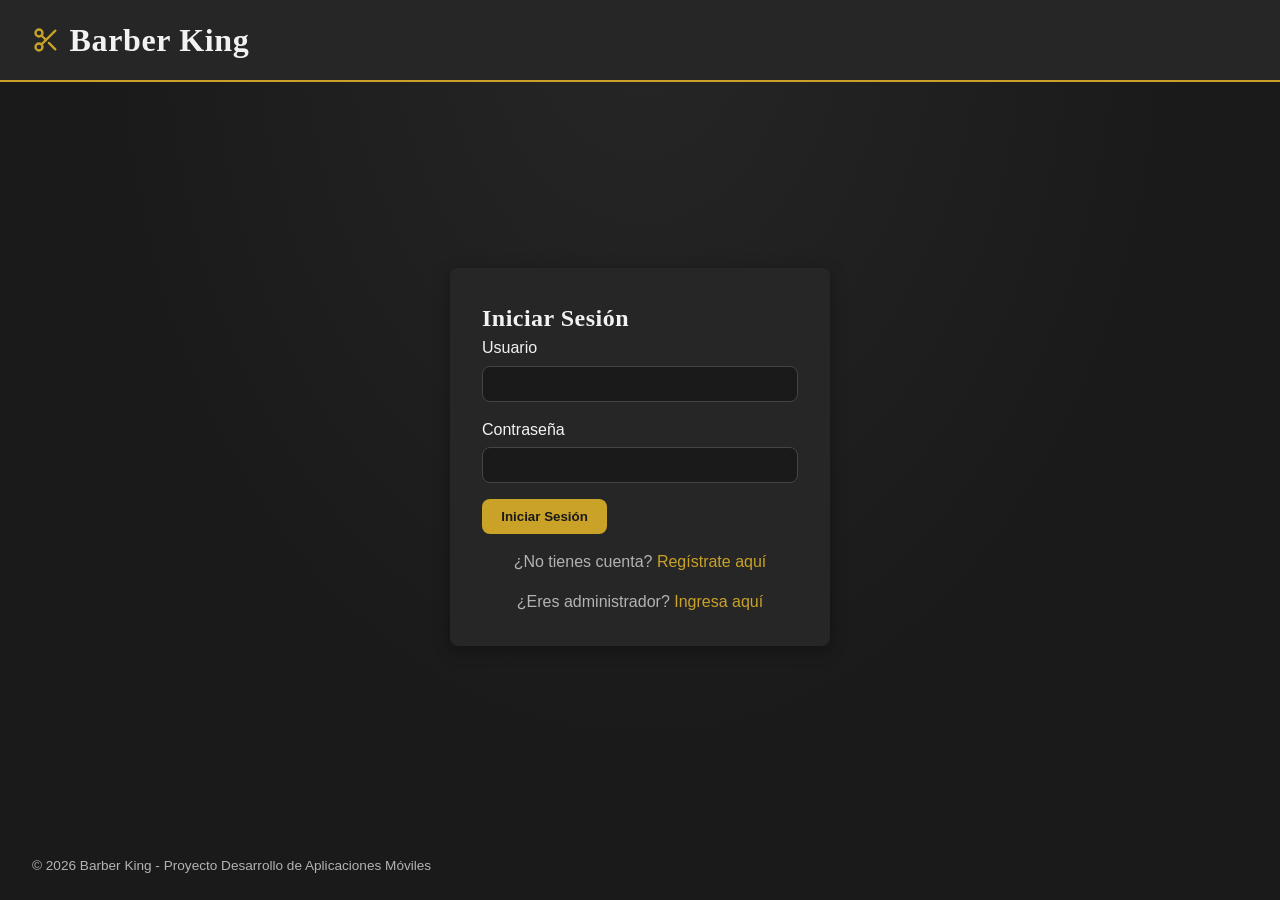
<file: index.html>
<!DOCTYPE html>
<html lang="es">
<head>
  <meta charset="UTF-8">
  <meta name="viewport" content="width=device-width, initial-scale=1.0">
  <title>Barber King - Iniciar Sesión</title>
  <link rel="stylesheet" href="css/style.css">
  <link rel="icon" type="image/svg+xml" href="assets/img/favicon.svg">
</head>
<body>

  <a href="#main-contenido" class="enlace-saltar">Saltar al contenido principal</a>

  <header class="header">
    <div class="marca">
      <svg class="icono-marca" width="28" height="28" viewBox="0 0 24 24" fill="none" stroke="currentColor" stroke-width="2" stroke-linecap="round" stroke-linejoin="round" aria-hidden="true" focusable="false">
        <circle cx="6" cy="6" r="3"></circle>
        <circle cx="6" cy="18" r="3"></circle>
        <line x1="20" y1="4" x2="8.12" y2="15.88"></line>
        <line x1="14.47" y1="14.48" x2="20" y2="20"></line>
        <line x1="8.12" y1="8.12" x2="12" y2="12"></line>
      </svg>
      <h1>Barber King</h1>
    </div>
  </header>

  <main id="main-contenido" class="main main--centrado" tabindex="-1">
    <section class="tarjeta-login">
      <h2>Iniciar Sesión</h2>

      <!-- Persona 1: formulario de login + validación en js/auth.js -->
      <form id="form-login" novalidate>
        <div class="campo">
          <label for="usuario">Usuario</label>
          <input type="text" id="usuario" name="usuario" autocomplete="username" required>
        </div>

        <div class="campo">
          <label for="contrasena">Contraseña</label>
          <input type="password" id="contrasena" name="contrasena" autocomplete="current-password" required>
        </div>

        <p id="mensaje-error-login" class="mensaje-error" role="alert" aria-live="assertive" hidden></p>

        <button type="submit">Iniciar Sesión</button>
      </form>

      <p class="enlace-secundario">
        ¿No tienes cuenta? <a href="registro.html">Regístrate aquí</a>
      </p>

      <p class="enlace-secundario">
        ¿Eres administrador? <a href="admin-login.html">Ingresa aquí</a>
      </p>
    </section>
  </main>

  <footer class="footer">
    <p>&copy; 2026 Barber King - Proyecto Desarrollo de Aplicaciones Móviles</p>
  </footer>

  <script src="js/auth.js"></script>
</body>
</html>
</file>
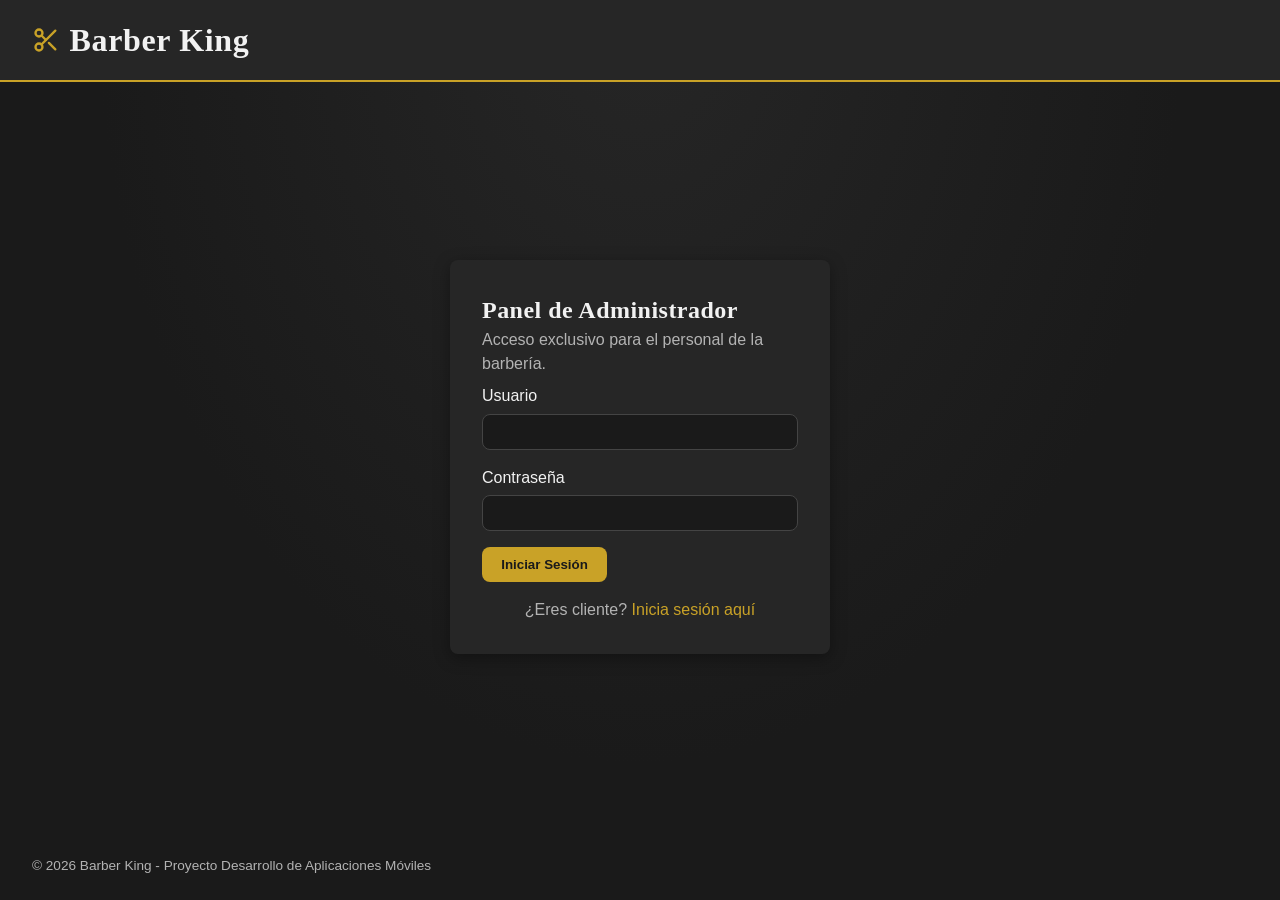
<file: admin-login.html>
<!DOCTYPE html>
<html lang="es">
<head>
  <meta charset="UTF-8">
  <meta name="viewport" content="width=device-width, initial-scale=1.0">
  <title>Barber King - Acceso Administrador</title>
  <link rel="stylesheet" href="css/style.css">
  <link rel="icon" type="image/svg+xml" href="assets/img/favicon.svg">
</head>
<body>

  <a href="#main-contenido" class="enlace-saltar">Saltar al contenido principal</a>

  <header class="header">
    <div class="marca">
      <svg class="icono-marca" width="28" height="28" viewBox="0 0 24 24" fill="none" stroke="currentColor" stroke-width="2" stroke-linecap="round" stroke-linejoin="round" aria-hidden="true" focusable="false">
        <circle cx="6" cy="6" r="3"></circle>
        <circle cx="6" cy="18" r="3"></circle>
        <line x1="20" y1="4" x2="8.12" y2="15.88"></line>
        <line x1="14.47" y1="14.48" x2="20" y2="20"></line>
        <line x1="8.12" y1="8.12" x2="12" y2="12"></line>
      </svg>
      <h1>Barber King</h1>
    </div>
  </header>

  <main id="main-contenido" class="main main--centrado" tabindex="-1">
    <section class="tarjeta-login">
      <h2>Panel de Administrador</h2>
      <p class="subtitulo-legal">Acceso exclusivo para el personal de la barbería.</p>

      <form id="form-admin-login" novalidate>
        <div class="campo">
          <label for="usuario">Usuario</label>
          <input type="text" id="usuario" name="usuario" autocomplete="username" required>
        </div>

        <div class="campo">
          <label for="contrasena">Contraseña</label>
          <input type="password" id="contrasena" name="contrasena" autocomplete="current-password" required>
        </div>

        <p id="mensaje-error-admin-login" class="mensaje-error" role="alert" aria-live="assertive" hidden></p>

        <button type="submit">Iniciar Sesión</button>
      </form>

      <p class="enlace-secundario">
        ¿Eres cliente? <a href="index.html">Inicia sesión aquí</a>
      </p>
    </section>
  </main>

  <footer class="footer">
    <p>&copy; 2026 Barber King - Proyecto Desarrollo de Aplicaciones Móviles</p>
  </footer>

  <script src="js/auth.js"></script>
  <script src="js/admin.js"></script>
</body>
</html>
</file>
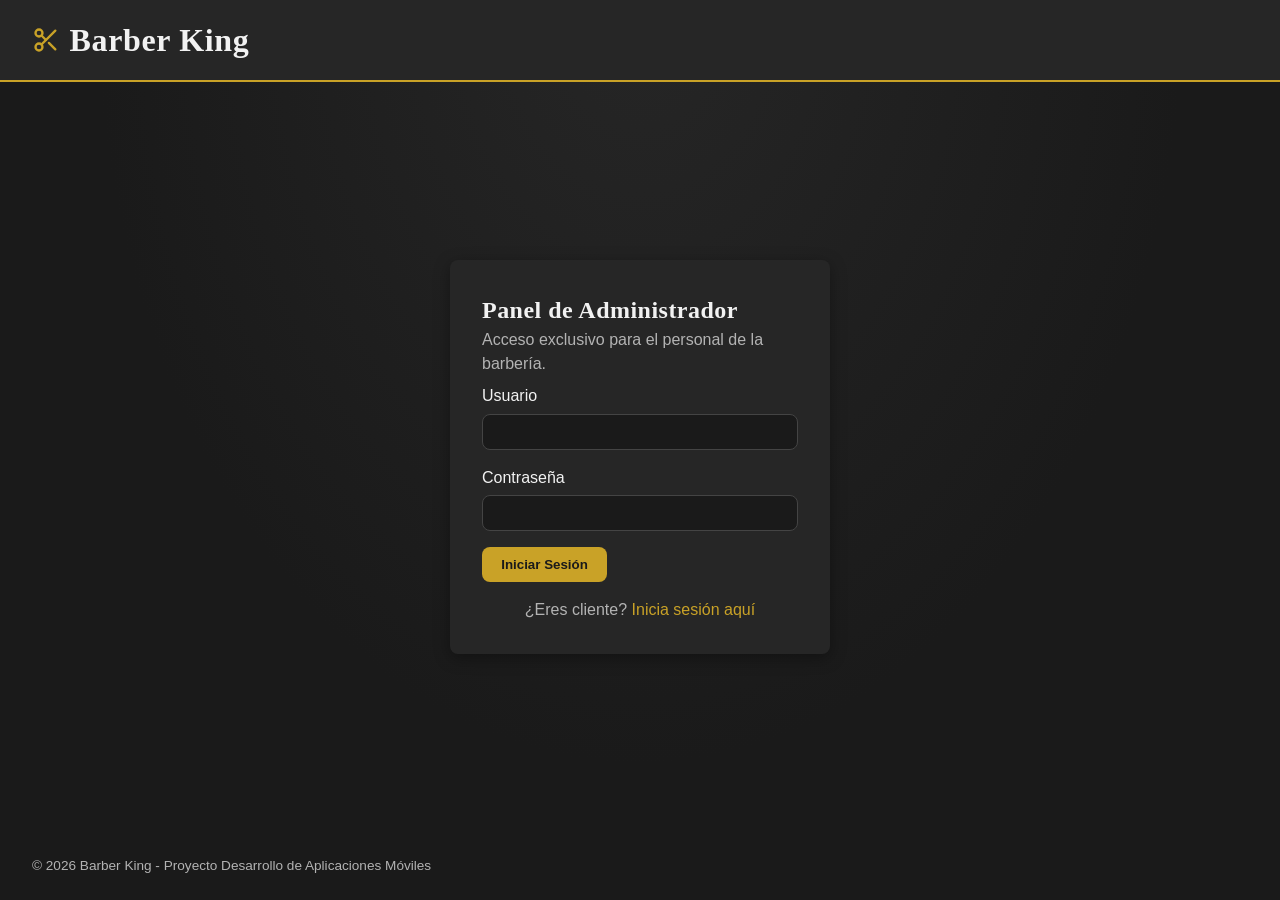
<file: admin.html>
<!DOCTYPE html>
<html lang="es">
<head>
  <meta charset="UTF-8">
  <meta name="viewport" content="width=device-width, initial-scale=1.0">
  <title>Barber King - Panel de Administrador</title>
  <link rel="stylesheet" href="css/style.css">
  <link rel="icon" type="image/svg+xml" href="assets/img/favicon.svg">
</head>
<body>

  <a href="#main-contenido" class="enlace-saltar">Saltar al contenido principal</a>

  <header class="header">
    <div class="marca">
      <svg class="icono-marca" width="28" height="28" viewBox="0 0 24 24" fill="none" stroke="currentColor" stroke-width="2" stroke-linecap="round" stroke-linejoin="round" aria-hidden="true" focusable="false">
        <circle cx="6" cy="6" r="3"></circle>
        <circle cx="6" cy="18" r="3"></circle>
        <line x1="20" y1="4" x2="8.12" y2="15.88"></line>
        <line x1="14.47" y1="14.48" x2="20" y2="20"></line>
        <line x1="8.12" y1="8.12" x2="12" y2="12"></line>
      </svg>
      <h1>Barber King</h1>
    </div>
    <nav class="nav-principal">
      <span class="bienvenida-admin">Panel de Administrador · Alberto Martinez</span>
      <button id="btn-cerrar-sesion-admin" type="button">Cerrar sesión</button>
    </nav>
  </header>

  <main id="main-contenido" class="main" tabindex="-1">
    <div id="notificaciones-admin" class="lista-notificaciones" aria-live="polite" hidden></div>

    <section>
      <h2>Solicitudes de Reprogramación</h2>

      <div id="lista-solicitudes-reprogramacion" class="lista-citas">
        <p id="mensaje-sin-solicitudes" role="status" aria-live="polite" hidden>No hay solicitudes de reprogramación pendientes.</p>
      </div>
    </section>

    <section>
      <h2>Todas las Citas</h2>

      <div id="lista-admin-citas" class="lista-citas">
        <p id="mensaje-sin-citas-admin" role="status" aria-live="polite" hidden>No hay citas agendadas todavía.</p>
      </div>
    </section>
  </main>

  <footer class="footer">
    <p>&copy; 2026 Barber King - Proyecto Desarrollo de Aplicaciones Móviles</p>
  </footer>

  <script src="js/auth.js"></script>
  <script src="js/citas.js"></script>
  <script src="js/admin.js"></script>
</body>
</html>
</file>
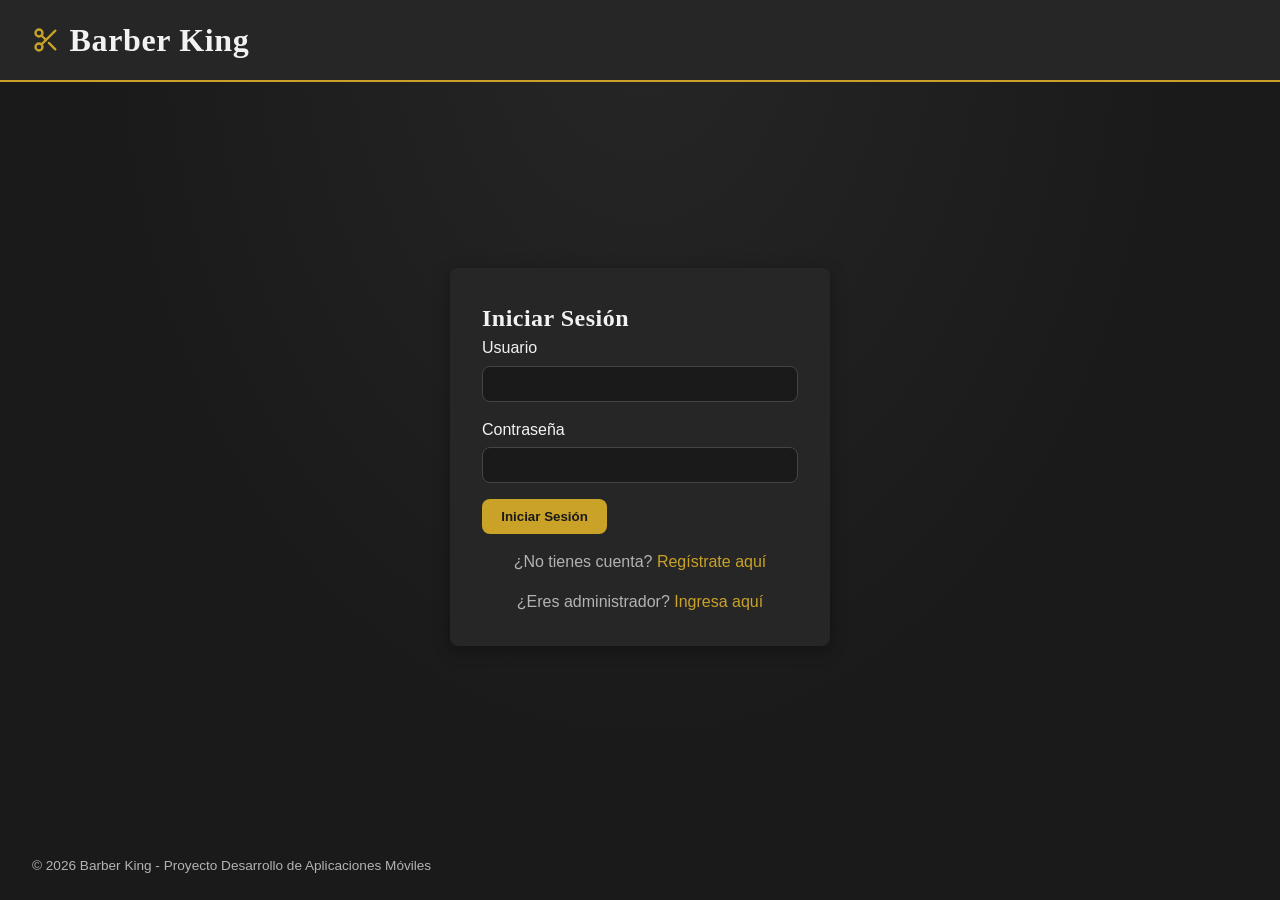
<file: agendar-cita.html>
<!DOCTYPE html>
<html lang="es">
<head>
  <meta charset="UTF-8">
  <meta name="viewport" content="width=device-width, initial-scale=1.0">
  <title>Barber King - Agendar Cita</title>
  <link rel="stylesheet" href="css/style.css">
  <link rel="icon" type="image/svg+xml" href="assets/img/favicon.svg">
</head>
<body>

  <a href="#main-contenido" class="enlace-saltar">Saltar al contenido principal</a>

  <header class="header">
    <div class="marca">
      <svg class="icono-marca" width="28" height="28" viewBox="0 0 24 24" fill="none" stroke="currentColor" stroke-width="2" stroke-linecap="round" stroke-linejoin="round" aria-hidden="true" focusable="false">
        <circle cx="6" cy="6" r="3"></circle>
        <circle cx="6" cy="18" r="3"></circle>
        <line x1="20" y1="4" x2="8.12" y2="15.88"></line>
        <line x1="14.47" y1="14.48" x2="20" y2="20"></line>
        <line x1="8.12" y1="8.12" x2="12" y2="12"></line>
      </svg>
      <h1>Barber King</h1>
    </div>
    <nav class="nav-principal">
      <a href="menu.html">Inicio</a>
      <a href="menu.html#servicios">Servicios</a>
      <a href="menu.html#horarios">Horarios</a>
      <a href="agendar-cita.html">Agendar Cita</a>
      <a href="mis-citas.html">Mis Citas</a>
      <button id="btn-cerrar-sesion" type="button">Cerrar sesión</button>
    </nav>
  </header>

  <main id="main-contenido" class="main" tabindex="-1">
    <section>
      <h2>Agendar Cita</h2>

      <ul class="lista-horarios lista-horarios--nota">
        <li>
          <svg class="icono-servicio" width="20" height="20" viewBox="0 0 24 24" fill="none" stroke="currentColor" stroke-width="2" stroke-linecap="round" stroke-linejoin="round" aria-hidden="true" focusable="false">
            <circle cx="12" cy="12" r="9"></circle>
            <polyline points="12 7 12 12 15.5 14"></polyline>
          </svg>
          <span><strong>Lunes a Sábado:</strong> 10:00 a. m. – 7:00 p. m.</span>
        </li>
        <li>
          <svg class="icono-servicio" width="20" height="20" viewBox="0 0 24 24" fill="none" stroke="currentColor" stroke-width="2" stroke-linecap="round" stroke-linejoin="round" aria-hidden="true" focusable="false">
            <circle cx="12" cy="12" r="9"></circle>
            <polyline points="12 7 12 12 15.5 14"></polyline>
          </svg>
          <span><strong>Domingos:</strong> 12:00 p. m. – 6:00 p. m.</span>
        </li>
      </ul>

      <!-- Persona 3: formulario de agendamiento + lógica en js/citas.js -->
      <form id="form-agendar-cita" novalidate>
        <div class="campo">
          <label for="servicio">Servicio</label>
          <select id="servicio" name="servicio" required>
            <option value="">Selecciona un servicio</option>
            <option value="corte">Corte de cabello</option>
            <option value="barba">Arreglo de barba</option>
            <option value="combo">Combo (corte + barba)</option>
          </select>
        </div>

        <div class="campo">
          <label for="barbero">Barbero</label>
          <select id="barbero" name="barbero" required>
            <option value="">Selecciona un barbero</option>
            <option value="barbero1">Alberto Martinez</option>
            <option value="barbero2">Raul Gonzales</option>
          </select>
        </div>

        <div class="campo">
          <label for="fecha">Fecha</label>
          <input type="date" id="fecha" name="fecha" required>
        </div>

        <div class="campo">
          <fieldset class="campo-hora">
            <legend>Hora</legend>
            <div class="campo-hora-selects">
              <select id="hora-horas" name="hora-horas" aria-label="Hora" required>
                <option value="">HH</option>
                <option value="1">1</option>
                <option value="2">2</option>
                <option value="3">3</option>
                <option value="4">4</option>
                <option value="5">5</option>
                <option value="6">6</option>
                <option value="7">7</option>
                <option value="8">8</option>
                <option value="9">9</option>
                <option value="10">10</option>
                <option value="11">11</option>
                <option value="12">12</option>
              </select>
              <span aria-hidden="true">:</span>
              <select id="hora-minutos" name="hora-minutos" aria-label="Minutos" required>
                <option value="">MM</option>
                <option value="00">00</option>
                <option value="15">15</option>
                <option value="30">30</option>
                <option value="45">45</option>
              </select>
              <select id="hora-periodo" name="hora-periodo" aria-label="AM o PM" required>
                <option value="">AM/PM</option>
                <option value="AM">AM</option>
                <option value="PM">PM</option>
              </select>
            </div>
          </fieldset>
        </div>

        <p id="mensaje-confirmacion-cita" class="mensaje-exito" role="status" aria-live="polite" hidden></p>

        <button type="submit">Confirmar Cita</button>
      </form>
    </section>
  </main>

  <footer class="footer">
    <p>&copy; 2026 Barber King - Proyecto Desarrollo de Aplicaciones Móviles</p>
  </footer>

  <script src="js/auth.js"></script>
  <script src="js/menu.js"></script>
  <script src="js/citas.js"></script>
</body>
</html>
</file>
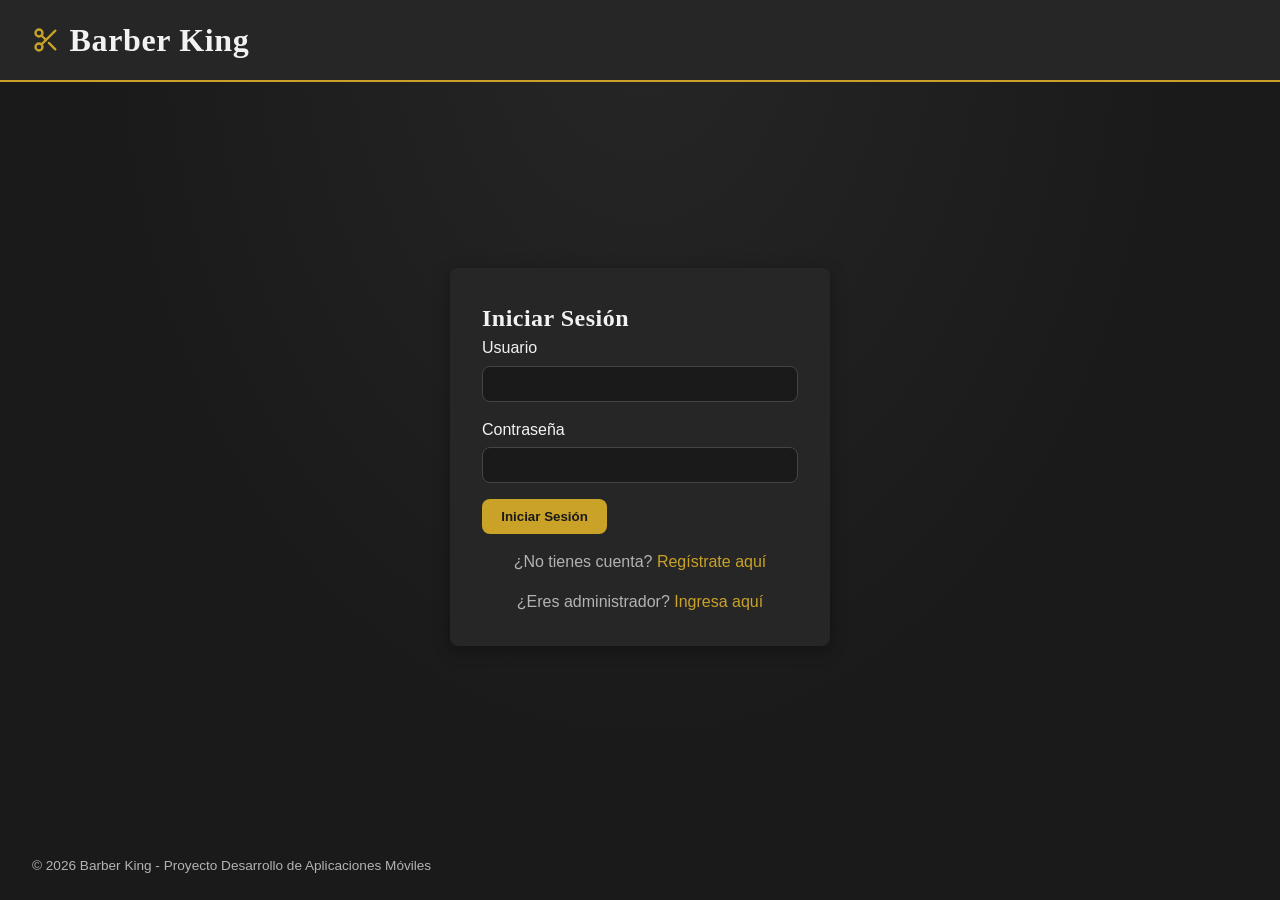
<file: menu.html>
<!DOCTYPE html>
<html lang="es">
<head>
  <meta charset="UTF-8">
  <meta name="viewport" content="width=device-width, initial-scale=1.0">
  <title>Barber King - Menú Principal</title>
  <link rel="stylesheet" href="css/style.css">
  <link rel="icon" type="image/svg+xml" href="assets/img/favicon.svg">
</head>
<body>

  <a href="#main-contenido" class="enlace-saltar">Saltar al contenido principal</a>

  <!-- Persona 2: navegación del menú principal, resaltado de sección activa en js/menu.js -->
  <header class="header">
    <div class="marca">
      <svg class="icono-marca" width="28" height="28" viewBox="0 0 24 24" fill="none" stroke="currentColor" stroke-width="2" stroke-linecap="round" stroke-linejoin="round" aria-hidden="true" focusable="false">
        <circle cx="6" cy="6" r="3"></circle>
        <circle cx="6" cy="18" r="3"></circle>
        <line x1="20" y1="4" x2="8.12" y2="15.88"></line>
        <line x1="14.47" y1="14.48" x2="20" y2="20"></line>
        <line x1="8.12" y1="8.12" x2="12" y2="12"></line>
      </svg>
      <h1>Barber King</h1>
    </div>
    <nav class="nav-principal">
      <a href="menu.html">Inicio</a>
      <a href="menu.html#servicios">Servicios</a>
      <a href="menu.html#horarios">Horarios</a>
      <a href="agendar-cita.html">Agendar Cita</a>
      <a href="mis-citas.html">Mis Citas</a>
      <button id="btn-cerrar-sesion" type="button">Cerrar sesión</button>
    </nav>
  </header>

  <main id="main-contenido" class="main" tabindex="-1">
    <section id="inicio">
      <h2>Bienvenido a Barber King</h2>
      <p>Selecciona una opción del menú para agendar tu próxima cita o revisar tus reservas.</p>
    </section>

    <section id="servicios">
      <h2>Nuestros Servicios</h2>
      <ul class="lista-servicios">
        <li>
          <svg class="icono-servicio" width="20" height="20" viewBox="0 0 24 24" fill="none" stroke="currentColor" stroke-width="2" stroke-linecap="round" stroke-linejoin="round" aria-hidden="true" focusable="false">
            <circle cx="6" cy="6" r="3"></circle>
            <circle cx="6" cy="18" r="3"></circle>
            <line x1="20" y1="4" x2="8.12" y2="15.88"></line>
            <line x1="14.47" y1="14.48" x2="20" y2="20"></line>
            <line x1="8.12" y1="8.12" x2="12" y2="12"></line>
          </svg>
          Corte de cabello
        </li>
        <li>
          <svg class="icono-servicio" width="20" height="20" viewBox="0 0 24 24" fill="none" stroke="currentColor" stroke-width="2" stroke-linecap="round" stroke-linejoin="round" aria-hidden="true" focusable="false">
            <path d="M4 4 L20 4 L16 12 L8 12 Z"></path>
            <line x1="12" y1="12" x2="12" y2="20"></line>
          </svg>
          Arreglo de barba
        </li>
        <li>
          <svg class="icono-servicio" width="20" height="20" viewBox="0 0 24 24" fill="none" stroke="currentColor" stroke-width="2" stroke-linecap="round" stroke-linejoin="round" aria-hidden="true" focusable="false">
            <circle cx="12" cy="12" r="9"></circle>
            <line x1="12" y1="8" x2="12" y2="16"></line>
            <line x1="8" y1="12" x2="16" y2="12"></line>
          </svg>
          Combo (corte + barba)
        </li>
      </ul>
    </section>

    <section id="horarios">
      <h2>Horario de Atención</h2>
      <ul class="lista-horarios">
        <li>
          <svg class="icono-servicio" width="20" height="20" viewBox="0 0 24 24" fill="none" stroke="currentColor" stroke-width="2" stroke-linecap="round" stroke-linejoin="round" aria-hidden="true" focusable="false">
            <circle cx="12" cy="12" r="9"></circle>
            <polyline points="12 7 12 12 15.5 14"></polyline>
          </svg>
          <span><strong>Lunes a Sábado:</strong> 10:00 a. m. – 7:00 p. m.</span>
        </li>
        <li>
          <svg class="icono-servicio" width="20" height="20" viewBox="0 0 24 24" fill="none" stroke="currentColor" stroke-width="2" stroke-linecap="round" stroke-linejoin="round" aria-hidden="true" focusable="false">
            <circle cx="12" cy="12" r="9"></circle>
            <polyline points="12 7 12 12 15.5 14"></polyline>
          </svg>
          <span><strong>Domingos:</strong> 12:00 p. m. – 6:00 p. m.</span>
        </li>
      </ul>
    </section>
  </main>

  <footer class="footer">
    <p>&copy; 2026 Barber King - Proyecto Desarrollo de Aplicaciones Móviles</p>
  </footer>

  <script src="js/auth.js"></script>
  <script src="js/menu.js"></script>
</body>
</html>
</file>
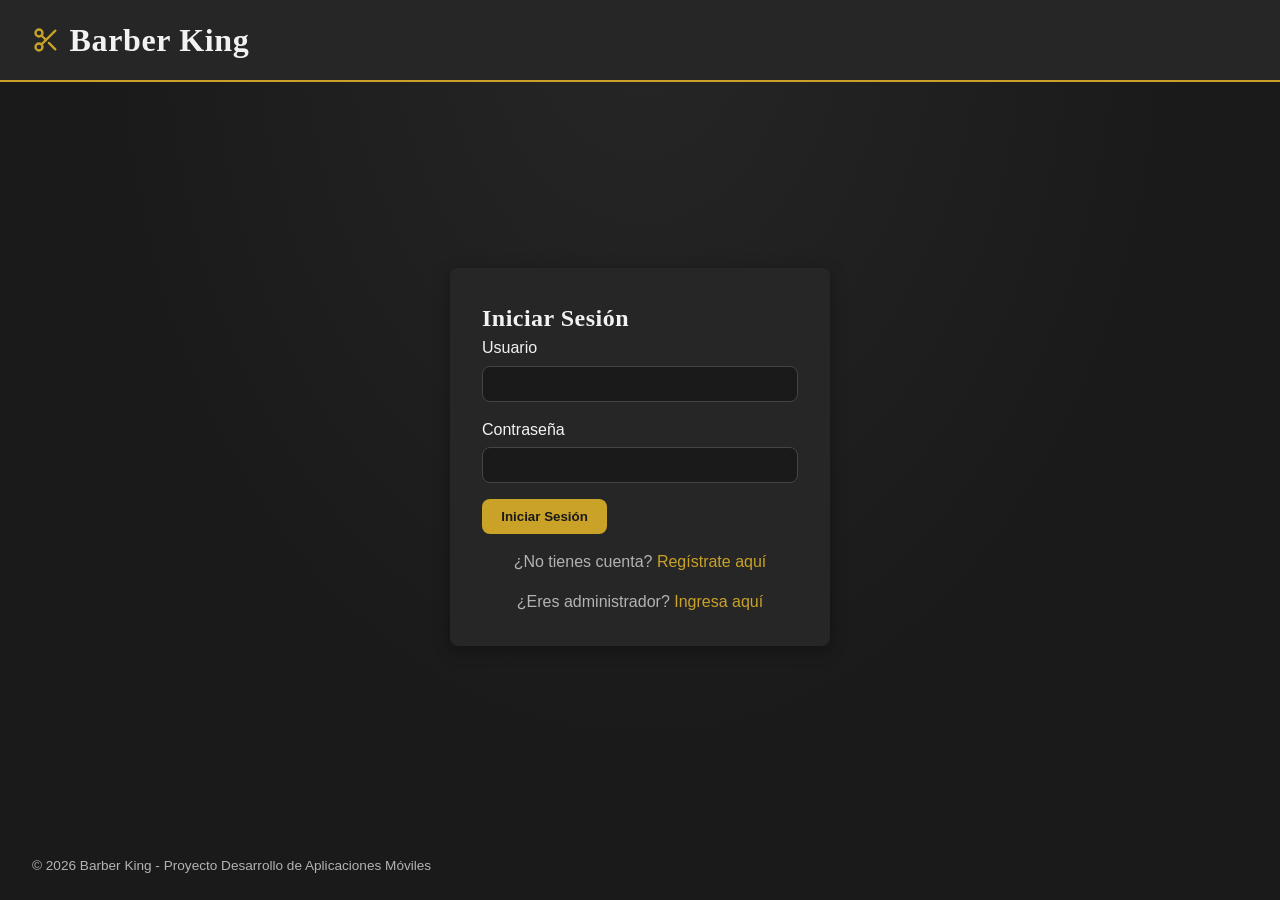
<file: mis-citas.html>
<!DOCTYPE html>
<html lang="es">
<head>
  <meta charset="UTF-8">
  <meta name="viewport" content="width=device-width, initial-scale=1.0">
  <title>Barber King - Mis Citas</title>
  <link rel="stylesheet" href="css/style.css">
</head>
<body>

  <a href="#main-contenido" class="enlace-saltar">Saltar al contenido principal</a>

  <header class="header">
    <h1>Barber King</h1>
    <nav class="nav-principal">
      <a href="menu.html">Inicio</a>
      <a href="menu.html#servicios">Servicios</a>
      <a href="agendar-cita.html">Agendar Cita</a>
      <a href="mis-citas.html">Mis Citas</a>
      <button id="btn-cerrar-sesion" type="button">Cerrar sesión</button>
    </nav>
  </header>

  <main id="main-contenido" class="main" tabindex="-1">
    <section>
      <h2>Mis Citas</h2>

      <!-- Persona 3: listado y cancelación de citas, generado dinámicamente en js/citas.js -->
      <div id="lista-citas" class="lista-citas">
        <!-- Las tarjetas de citas se insertan aquí mediante JavaScript -->
        <p id="mensaje-sin-citas" role="status" aria-live="polite" hidden>No tienes citas agendadas todavía.</p>
      </div>
    </section>
  </main>

  <footer class="footer">
    <p>&copy; 2026 Barber King - Proyecto Desarrollo de Aplicaciones Móviles</p>
  </footer>

  <script src="js/auth.js"></script>
  <script src="js/menu.js"></script>
  <script src="js/citas.js"></script>
</body>
</html>
</file>
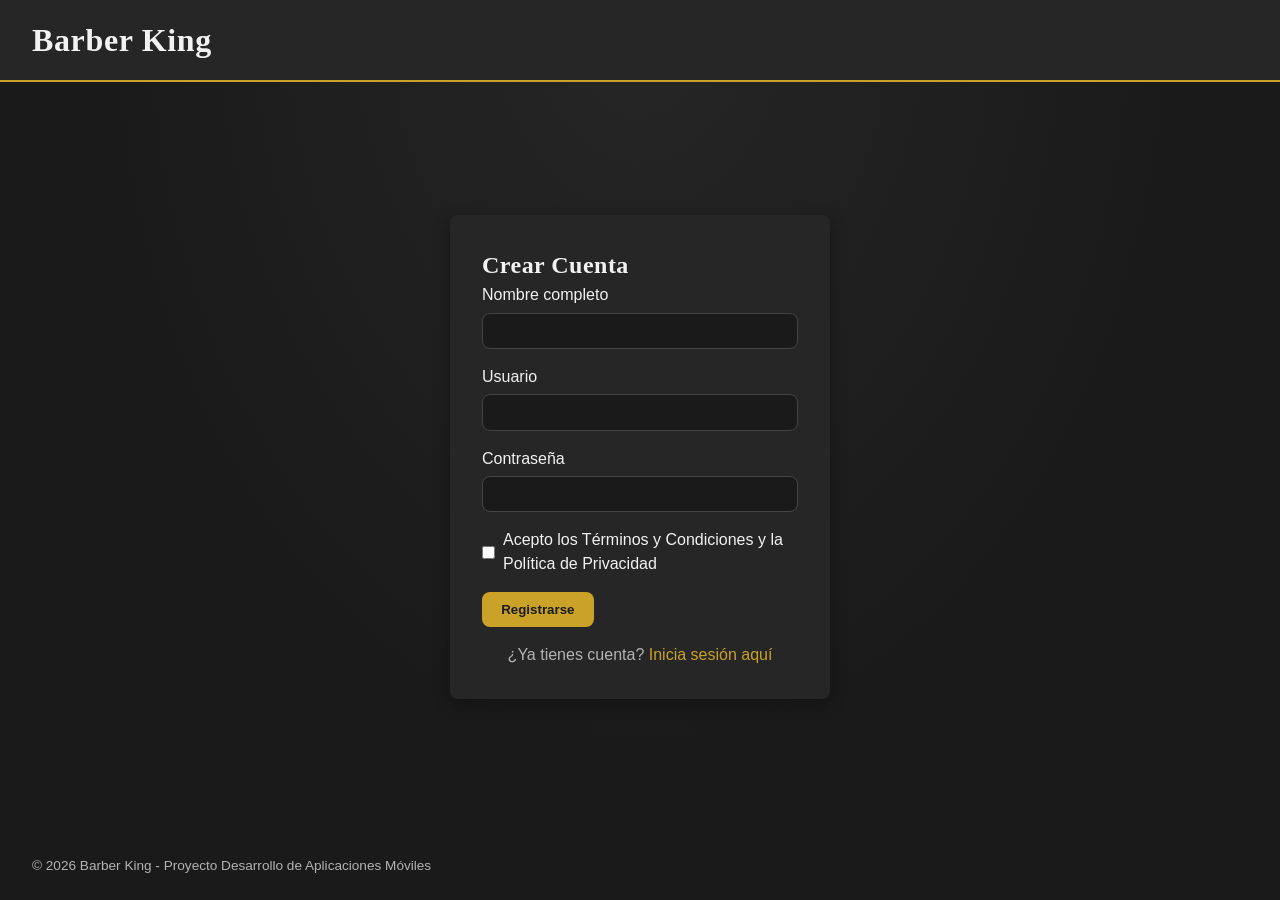
<file: registro.html>
<!DOCTYPE html>
<html lang="es">
<head>
  <meta charset="UTF-8">
  <meta name="viewport" content="width=device-width, initial-scale=1.0">
  <title>Barber King - Registro</title>
  <link rel="stylesheet" href="css/style.css">
</head>
<body>

  <a href="#main-contenido" class="enlace-saltar">Saltar al contenido principal</a>

  <header class="header">
    <h1>Barber King</h1>
  </header>

  <main id="main-contenido" class="main main--centrado" tabindex="-1">
    <section class="tarjeta-login">
      <h2>Crear Cuenta</h2>

      <!-- Persona 1: formulario de registro + validación en js/auth.js -->
      <form id="form-registro" novalidate>
        <div class="campo">
          <label for="nombre">Nombre completo</label>
          <input type="text" id="nombre" name="nombre" autocomplete="name" required>
        </div>

        <div class="campo">
          <label for="usuario">Usuario</label>
          <input type="text" id="usuario" name="usuario" autocomplete="username" required>
        </div>

        <div class="campo">
          <label for="contrasena">Contraseña</label>
          <input type="password" id="contrasena" name="contrasena" autocomplete="new-password" required minlength="6">
        </div>

        <div class="campo campo--checkbox">
          <input type="checkbox" id="terminos" name="terminos" required>
          <label for="terminos">Acepto los Términos y Condiciones y la Política de Privacidad</label>
        </div>

        <p id="mensaje-error-registro" class="mensaje-error" role="alert" aria-live="assertive" hidden></p>

        <button type="submit">Registrarse</button>
      </form>

      <p class="enlace-secundario">
        ¿Ya tienes cuenta? <a href="index.html">Inicia sesión aquí</a>
      </p>
    </section>
  </main>

  <footer class="footer">
    <p>&copy; 2026 Barber King - Proyecto Desarrollo de Aplicaciones Móviles</p>
  </footer>

  <script src="js/auth.js"></script>
</body>
</html>
</file>
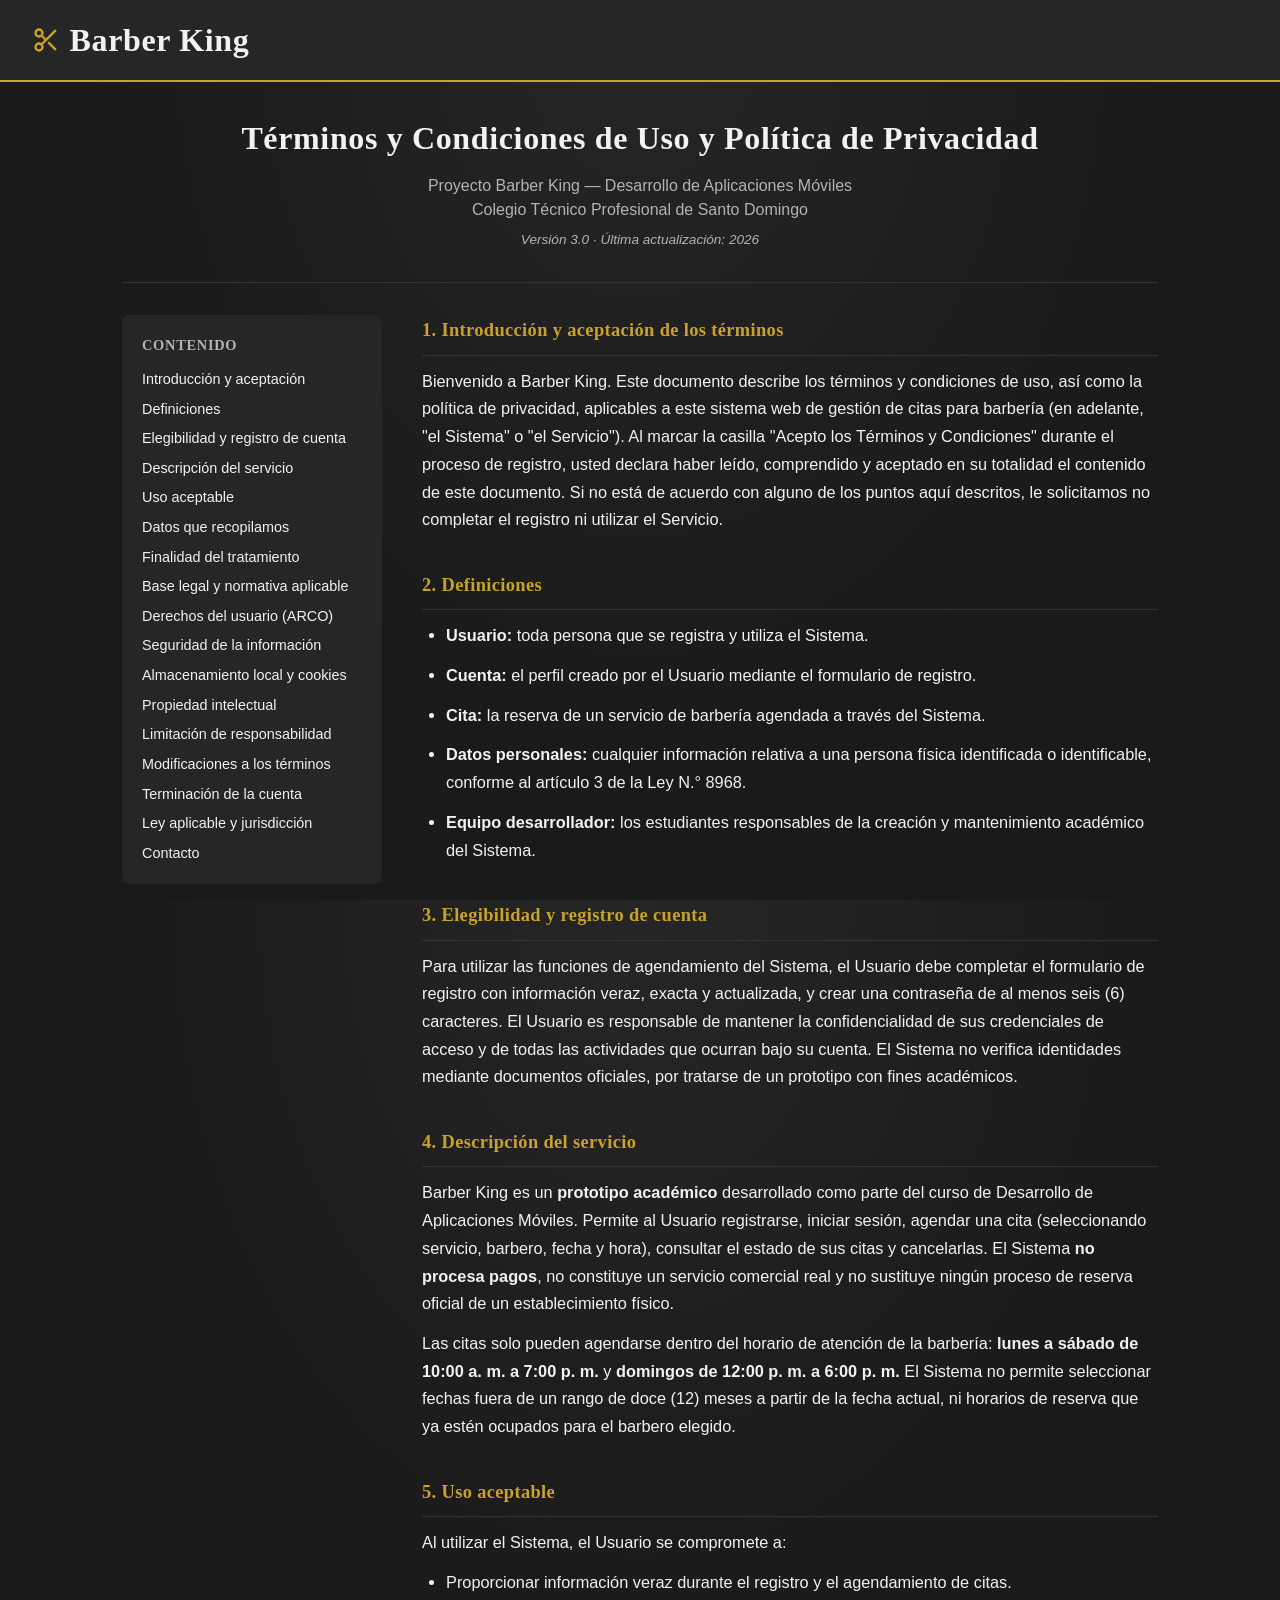
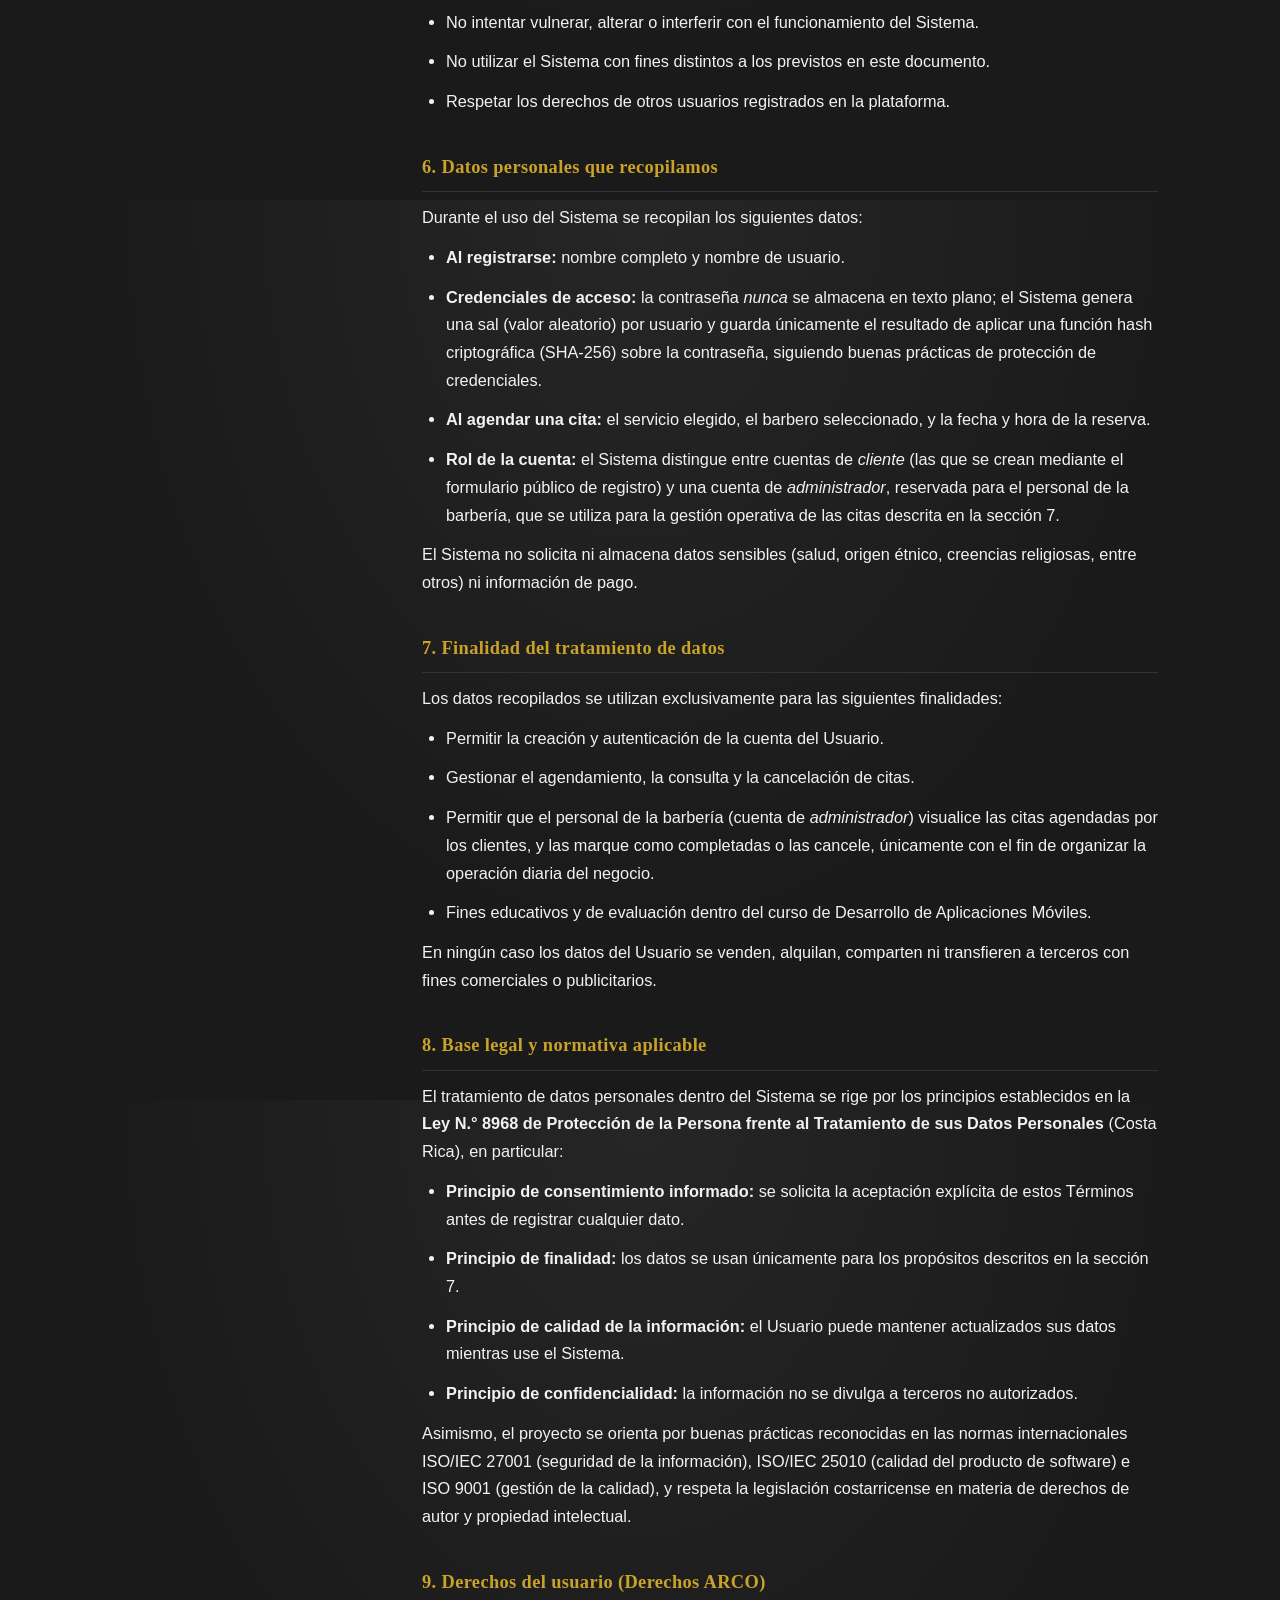
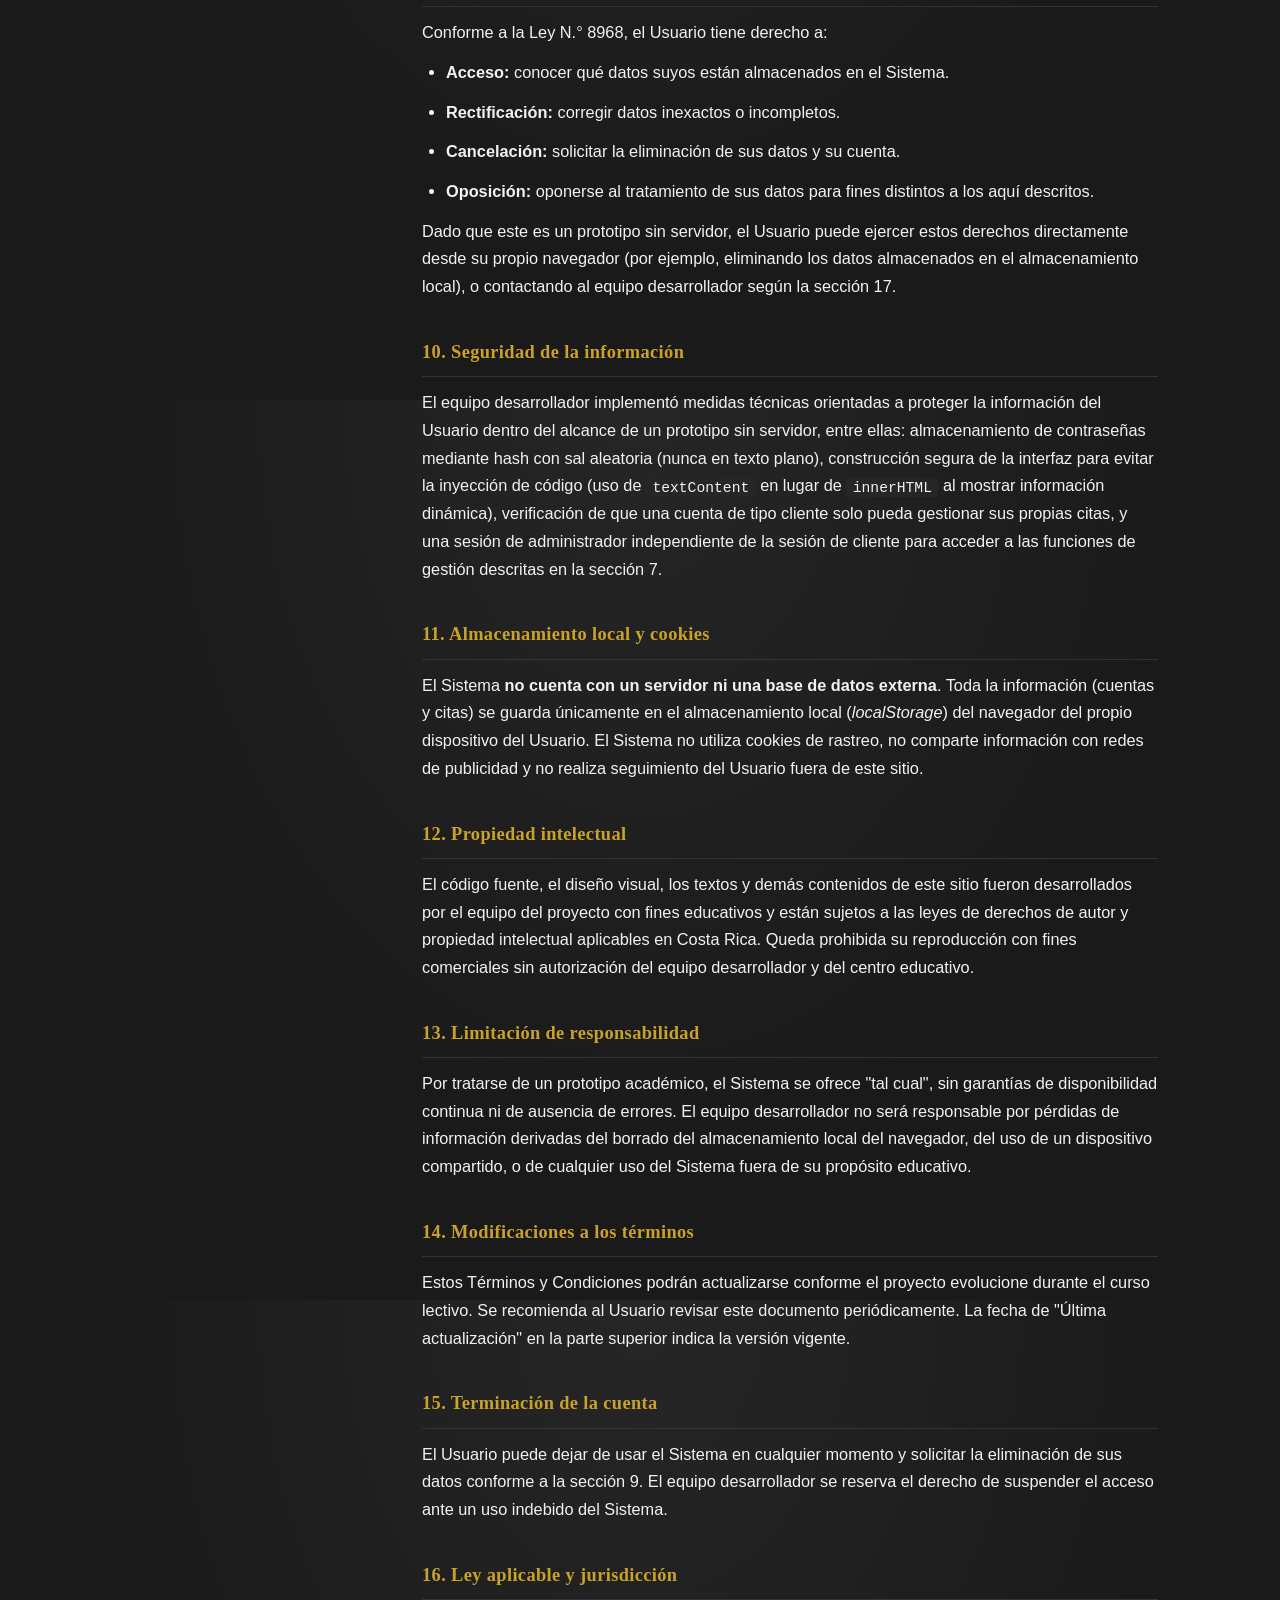
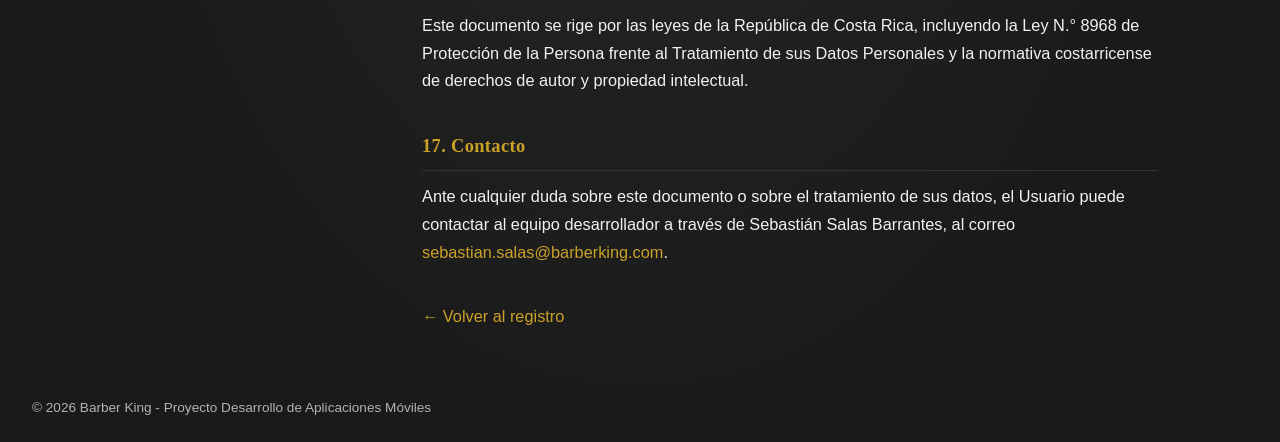
<file: terminos.html>
<!DOCTYPE html>
<html lang="es">
<head>
  <meta charset="UTF-8">
  <meta name="viewport" content="width=device-width, initial-scale=1.0">
  <title>Barber King - Términos y Condiciones</title>
  <link rel="stylesheet" href="css/style.css">
  <link rel="icon" type="image/svg+xml" href="assets/img/favicon.svg">
</head>
<body>

  <a href="#main-contenido" class="enlace-saltar">Saltar al contenido principal</a>

  <header class="header">
    <div class="marca">
      <svg class="icono-marca" width="28" height="28" viewBox="0 0 24 24" fill="none" stroke="currentColor" stroke-width="2" stroke-linecap="round" stroke-linejoin="round" aria-hidden="true" focusable="false">
        <circle cx="6" cy="6" r="3"></circle>
        <circle cx="6" cy="18" r="3"></circle>
        <line x1="20" y1="4" x2="8.12" y2="15.88"></line>
        <line x1="14.47" y1="14.48" x2="20" y2="20"></line>
        <line x1="8.12" y1="8.12" x2="12" y2="12"></line>
      </svg>
      <h1>Barber King</h1>
    </div>
  </header>

  <main id="main-contenido" class="main main--legal" tabindex="-1">

    <section class="portada-legal">
      <h2>Términos y Condiciones de Uso y Política de Privacidad</h2>
      <p class="subtitulo-legal">
        Proyecto Barber King &mdash; Desarrollo de Aplicaciones Móviles<br>
        Colegio Técnico Profesional de Santo Domingo
      </p>
      <p class="meta-legal">Versión 3.0 · Última actualización: 2026</p>
    </section>

    <div class="documento-legal-layout">

      <nav class="tabla-contenidos" aria-label="Tabla de contenidos">
        <h3>Contenido</h3>
        <ol>
          <li><a href="#introduccion">Introducción y aceptación</a></li>
          <li><a href="#definiciones">Definiciones</a></li>
          <li><a href="#elegibilidad">Elegibilidad y registro de cuenta</a></li>
          <li><a href="#servicio">Descripción del servicio</a></li>
          <li><a href="#conducta">Uso aceptable</a></li>
          <li><a href="#datos-recopilados">Datos que recopilamos</a></li>
          <li><a href="#finalidad">Finalidad del tratamiento</a></li>
          <li><a href="#base-legal">Base legal y normativa aplicable</a></li>
          <li><a href="#derechos-usuario">Derechos del usuario (ARCO)</a></li>
          <li><a href="#seguridad">Seguridad de la información</a></li>
          <li><a href="#almacenamiento">Almacenamiento local y cookies</a></li>
          <li><a href="#propiedad-intelectual">Propiedad intelectual</a></li>
          <li><a href="#responsabilidad">Limitación de responsabilidad</a></li>
          <li><a href="#modificaciones">Modificaciones a los términos</a></li>
          <li><a href="#terminacion">Terminación de la cuenta</a></li>
          <li><a href="#ley-aplicable">Ley aplicable y jurisdicción</a></li>
          <li><a href="#contacto">Contacto</a></li>
        </ol>
      </nav>

      <article class="documento-legal">

        <section id="introduccion">
          <h3>1. Introducción y aceptación de los términos</h3>
          <p>
            Bienvenido a Barber King. Este documento describe los términos y condiciones de uso,
            así como la política de privacidad, aplicables a este sistema web de gestión de citas
            para barbería (en adelante, "el Sistema" o "el Servicio"). Al marcar la casilla
            "Acepto los Términos y Condiciones" durante el proceso de registro, usted declara
            haber leído, comprendido y aceptado en su totalidad el contenido de este documento.
            Si no está de acuerdo con alguno de los puntos aquí descritos, le solicitamos no
            completar el registro ni utilizar el Servicio.
          </p>
        </section>

        <section id="definiciones">
          <h3>2. Definiciones</h3>
          <ul>
            <li><strong>Usuario:</strong> toda persona que se registra y utiliza el Sistema.</li>
            <li><strong>Cuenta:</strong> el perfil creado por el Usuario mediante el formulario de registro.</li>
            <li><strong>Cita:</strong> la reserva de un servicio de barbería agendada a través del Sistema.</li>
            <li><strong>Datos personales:</strong> cualquier información relativa a una persona física
              identificada o identificable, conforme al artículo 3 de la Ley N.° 8968.</li>
            <li><strong>Equipo desarrollador:</strong> los estudiantes responsables de la creación
              y mantenimiento académico del Sistema.</li>
          </ul>
        </section>

        <section id="elegibilidad">
          <h3>3. Elegibilidad y registro de cuenta</h3>
          <p>
            Para utilizar las funciones de agendamiento del Sistema, el Usuario debe completar el
            formulario de registro con información veraz, exacta y actualizada, y crear una
            contraseña de al menos seis (6) caracteres. El Usuario es responsable de mantener la
            confidencialidad de sus credenciales de acceso y de todas las actividades que ocurran
            bajo su cuenta. El Sistema no verifica identidades mediante documentos oficiales, por
            tratarse de un prototipo con fines académicos.
          </p>
        </section>

        <section id="servicio">
          <h3>4. Descripción del servicio</h3>
          <p>
            Barber King es un <strong>prototipo académico</strong> desarrollado como parte del
            curso de Desarrollo de Aplicaciones Móviles. Permite al Usuario registrarse, iniciar
            sesión, agendar una cita (seleccionando servicio, barbero, fecha y hora), consultar el
            estado de sus citas y cancelarlas. El Sistema <strong>no procesa pagos</strong>, no
            constituye un servicio comercial real y no sustituye ningún proceso de reserva oficial
            de un establecimiento físico.
          </p>
          <p>
            Las citas solo pueden agendarse dentro del horario de atención de la barbería:
            <strong>lunes a sábado de 10:00 a. m. a 7:00 p. m.</strong> y
            <strong>domingos de 12:00 p. m. a 6:00 p. m.</strong> El Sistema no permite seleccionar
            fechas fuera de un rango de doce (12) meses a partir de la fecha actual, ni horarios de
            reserva que ya estén ocupados para el barbero elegido.
          </p>
        </section>

        <section id="conducta">
          <h3>5. Uso aceptable</h3>
          <p>Al utilizar el Sistema, el Usuario se compromete a:</p>
          <ul>
            <li>Proporcionar información veraz durante el registro y el agendamiento de citas.</li>
            <li>No intentar vulnerar, alterar o interferir con el funcionamiento del Sistema.</li>
            <li>No utilizar el Sistema con fines distintos a los previstos en este documento.</li>
            <li>Respetar los derechos de otros usuarios registrados en la plataforma.</li>
          </ul>
        </section>

        <section id="datos-recopilados">
          <h3>6. Datos personales que recopilamos</h3>
          <p>Durante el uso del Sistema se recopilan los siguientes datos:</p>
          <ul>
            <li><strong>Al registrarse:</strong> nombre completo y nombre de usuario.</li>
            <li><strong>Credenciales de acceso:</strong> la contraseña <em>nunca</em> se almacena
              en texto plano; el Sistema genera una sal (valor aleatorio) por usuario y guarda
              únicamente el resultado de aplicar una función hash criptográfica (SHA-256) sobre
              la contraseña, siguiendo buenas prácticas de protección de credenciales.</li>
            <li><strong>Al agendar una cita:</strong> el servicio elegido, el barbero seleccionado,
              y la fecha y hora de la reserva.</li>
            <li><strong>Rol de la cuenta:</strong> el Sistema distingue entre cuentas de
              <em>cliente</em> (las que se crean mediante el formulario público de registro) y una
              cuenta de <em>administrador</em>, reservada para el personal de la barbería, que se
              utiliza para la gestión operativa de las citas descrita en la sección 7.</li>
          </ul>
          <p>
            El Sistema no solicita ni almacena datos sensibles (salud, origen étnico, creencias
            religiosas, entre otros) ni información de pago.
          </p>
        </section>

        <section id="finalidad">
          <h3>7. Finalidad del tratamiento de datos</h3>
          <p>
            Los datos recopilados se utilizan exclusivamente para las siguientes finalidades:
          </p>
          <ul>
            <li>Permitir la creación y autenticación de la cuenta del Usuario.</li>
            <li>Gestionar el agendamiento, la consulta y la cancelación de citas.</li>
            <li>Permitir que el personal de la barbería (cuenta de <em>administrador</em>) visualice
              las citas agendadas por los clientes, y las marque como completadas o las cancele,
              únicamente con el fin de organizar la operación diaria del negocio.</li>
            <li>Fines educativos y de evaluación dentro del curso de Desarrollo de Aplicaciones Móviles.</li>
          </ul>
          <p>
            En ningún caso los datos del Usuario se venden, alquilan, comparten ni transfieren a
            terceros con fines comerciales o publicitarios.
          </p>
        </section>

        <section id="base-legal">
          <h3>8. Base legal y normativa aplicable</h3>
          <p>
            El tratamiento de datos personales dentro del Sistema se rige por los principios
            establecidos en la <strong>Ley N.° 8968 de Protección de la Persona frente al
            Tratamiento de sus Datos Personales</strong> (Costa Rica), en particular:
          </p>
          <ul>
            <li><strong>Principio de consentimiento informado:</strong> se solicita la aceptación
              explícita de estos Términos antes de registrar cualquier dato.</li>
            <li><strong>Principio de finalidad:</strong> los datos se usan únicamente para los
              propósitos descritos en la sección 7.</li>
            <li><strong>Principio de calidad de la información:</strong> el Usuario puede
              mantener actualizados sus datos mientras use el Sistema.</li>
            <li><strong>Principio de confidencialidad:</strong> la información no se divulga a
              terceros no autorizados.</li>
          </ul>
          <p>
            Asimismo, el proyecto se orienta por buenas prácticas reconocidas en las normas
            internacionales ISO/IEC 27001 (seguridad de la información), ISO/IEC 25010 (calidad
            del producto de software) e ISO 9001 (gestión de la calidad), y respeta la legislación
            costarricense en materia de derechos de autor y propiedad intelectual.
          </p>
        </section>

        <section id="derechos-usuario">
          <h3>9. Derechos del usuario (Derechos ARCO)</h3>
          <p>
            Conforme a la Ley N.° 8968, el Usuario tiene derecho a:
          </p>
          <ul>
            <li><strong>Acceso:</strong> conocer qué datos suyos están almacenados en el Sistema.</li>
            <li><strong>Rectificación:</strong> corregir datos inexactos o incompletos.</li>
            <li><strong>Cancelación:</strong> solicitar la eliminación de sus datos y su cuenta.</li>
            <li><strong>Oposición:</strong> oponerse al tratamiento de sus datos para fines
              distintos a los aquí descritos.</li>
          </ul>
          <p>
            Dado que este es un prototipo sin servidor, el Usuario puede ejercer estos derechos
            directamente desde su propio navegador (por ejemplo, eliminando los datos almacenados
            en el almacenamiento local), o contactando al equipo desarrollador según la sección 17.
          </p>
        </section>

        <section id="seguridad">
          <h3>10. Seguridad de la información</h3>
          <p>
            El equipo desarrollador implementó medidas técnicas orientadas a proteger la
            información del Usuario dentro del alcance de un prototipo sin servidor, entre ellas:
            almacenamiento de contraseñas mediante hash con sal aleatoria (nunca en texto plano),
            construcción segura de la interfaz para evitar la inyección de código (uso de
            <code>textContent</code> en lugar de <code>innerHTML</code> al mostrar información
            dinámica), verificación de que una cuenta de tipo cliente solo pueda gestionar sus
            propias citas, y una sesión de administrador independiente de la sesión de cliente
            para acceder a las funciones de gestión descritas en la sección 7.
          </p>
        </section>

        <section id="almacenamiento">
          <h3>11. Almacenamiento local y cookies</h3>
          <p>
            El Sistema <strong>no cuenta con un servidor ni una base de datos externa</strong>.
            Toda la información (cuentas y citas) se guarda únicamente en el almacenamiento local
            (<em>localStorage</em>) del navegador del propio dispositivo del Usuario. El Sistema no
            utiliza cookies de rastreo, no comparte información con redes de publicidad y no
            realiza seguimiento del Usuario fuera de este sitio.
          </p>
        </section>

        <section id="propiedad-intelectual">
          <h3>12. Propiedad intelectual</h3>
          <p>
            El código fuente, el diseño visual, los textos y demás contenidos de este sitio fueron
            desarrollados por el equipo del proyecto con fines educativos y están sujetos a las
            leyes de derechos de autor y propiedad intelectual aplicables en Costa Rica. Queda
            prohibida su reproducción con fines comerciales sin autorización del equipo desarrollador
            y del centro educativo.
          </p>
        </section>

        <section id="responsabilidad">
          <h3>13. Limitación de responsabilidad</h3>
          <p>
            Por tratarse de un prototipo académico, el Sistema se ofrece "tal cual", sin garantías
            de disponibilidad continua ni de ausencia de errores. El equipo desarrollador no será
            responsable por pérdidas de información derivadas del borrado del almacenamiento local
            del navegador, del uso de un dispositivo compartido, o de cualquier uso del Sistema
            fuera de su propósito educativo.
          </p>
        </section>

        <section id="modificaciones">
          <h3>14. Modificaciones a los términos</h3>
          <p>
            Estos Términos y Condiciones podrán actualizarse conforme el proyecto evolucione
            durante el curso lectivo. Se recomienda al Usuario revisar este documento
            periódicamente. La fecha de "Última actualización" en la parte superior indica la
            versión vigente.
          </p>
        </section>

        <section id="terminacion">
          <h3>15. Terminación de la cuenta</h3>
          <p>
            El Usuario puede dejar de usar el Sistema en cualquier momento y solicitar la
            eliminación de sus datos conforme a la sección 9. El equipo desarrollador se reserva
            el derecho de suspender el acceso ante un uso indebido del Sistema.
          </p>
        </section>

        <section id="ley-aplicable">
          <h3>16. Ley aplicable y jurisdicción</h3>
          <p>
            Este documento se rige por las leyes de la República de Costa Rica, incluyendo la
            Ley N.° 8968 de Protección de la Persona frente al Tratamiento de sus Datos Personales
            y la normativa costarricense de derechos de autor y propiedad intelectual.
          </p>
        </section>

        <section id="contacto">
          <h3>17. Contacto</h3>
          <p>
            Ante cualquier duda sobre este documento o sobre el tratamiento de sus datos, el
            Usuario puede contactar al equipo desarrollador a través de Sebastián Salas Barrantes,
            al correo <a href="mailto:sebastian.salas@barberking.com">sebastian.salas@barberking.com</a>.
          </p>
        </section>

        <p class="volver-legal"><a href="registro.html">&larr; Volver al registro</a></p>

      </article>
    </div>
  </main>

  <footer class="footer">
    <p>&copy; 2026 Barber King - Proyecto Desarrollo de Aplicaciones Móviles</p>
  </footer>

</body>
</html>
</file>
<file: css/style.css>
/* =========================================================
   Barber King - Hoja de estilos global
   Persona 2: diseño visual, paleta de colores y responsive
   ========================================================= */

/* --- Variables de identidad visual (ajustar paleta aquí) --- */
:root {
  --color-fondo: #1a1a1a;
  --color-superficie: #262626;
  --color-primario: #c9a227; /* dorado, típico de barberías */
  --color-primario-hover: #b3901f;
  --color-texto: #f2f2f2;
  --color-texto-secundario: #b3b3b3;
  --color-error: #e05252;
  --color-exito: #4caf80;
  --radio-borde: 8px;
}

/* --- Enlace "Saltar al contenido principal" ---
   Se mantiene oculto fuera de la pantalla hasta que alguien lo enfoca
   con la tecla Tab (navegación por teclado / lectores de pantalla). */
.enlace-saltar {
  position: absolute;
  left: -9999px;
  top: 0;
  background-color: var(--color-primario);
  color: #1a1a1a;
  padding: 0.75rem 1.5rem;
  font-weight: bold;
  z-index: 100;
  border-radius: 0 0 var(--radio-borde) 0;
}

.enlace-saltar:focus {
  left: 0;
}

/* --- Reset mínimo --- */
* {
  box-sizing: border-box;
  margin: 0;
  padding: 0;
}

html {
  height: 100%;
}

body {
  min-height: 100%;
  display: flex;
  flex-direction: column;
  font-family: "Segoe UI", Arial, sans-serif;
  /* Degradado sutil en vez de negro plano: mismo nivel de oscuridad/contraste,
     solo un poco de profundidad visual. */
  background: radial-gradient(ellipse at top, #262626 0%, var(--color-fondo) 60%);
  color: var(--color-texto);
  line-height: 1.5;
}

a {
  color: var(--color-primario);
  text-decoration: none;
  transition: color 0.15s ease;
}

/* Títulos con una tipografía con más carácter (pila de fuentes del sistema,
   sin depender de internet), separada de la tipografía de lectura del resto. */
h1,
h2,
h3 {
  font-family: Georgia, "Times New Roman", serif;
  letter-spacing: 0.02em;
}

/* Ícono de marca (header) e íconos de servicio: reutilizan el color dorado
   y heredan tamaño/posición del contexto donde se usan. */
.marca {
  display: flex;
  align-items: center;
  gap: 0.6rem;
}

.icono-marca {
  color: var(--color-primario);
  flex-shrink: 0;
}

.icono-servicio {
  color: var(--color-primario);
  flex-shrink: 0;
  margin-right: 0.6rem;
  vertical-align: middle;
}

/* --- Encabezado y navegación --- */
.header {
  display: flex;
  flex-wrap: wrap;
  align-items: center;
  justify-content: space-between;
  padding: 1rem 2rem;
  background-color: var(--color-superficie);
  border-bottom: 2px solid var(--color-primario);
}

.nav-principal {
  display: flex;
  flex-wrap: wrap;
  gap: 1rem;
  align-items: center;
}

.nav-principal button {
  margin-left: 1rem;
}

.nav-principal a.activo {
  color: var(--color-texto);
  border-bottom: 2px solid var(--color-primario);
  padding-bottom: 0.2rem;
}

.nav-principal a {
  transition: color 0.15s ease;
}

/* --- Layout principal --- */
.main {
  flex: 1 0 auto;
  width: 100%;
  padding: 2rem;
  max-width: 900px;
  margin: 0 auto;
}

/* --- Pie de página: siempre queda al fondo de la pantalla,
   incluso si el contenido de la página es corto --- */
.footer {
  flex-shrink: 0;
  padding: 1.5rem 2rem;
  text-align: left;
  color: var(--color-texto-secundario);
  font-size: 0.85rem;
}

.main--centrado {
  display: flex;
  justify-content: center;
  align-items: center;
  min-height: 70vh;
}

/* --- Tarjeta de login / registro --- */
.tarjeta-login {
  background-color: var(--color-superficie);
  padding: 2rem;
  border-radius: var(--radio-borde);
  width: 100%;
  max-width: 380px;
  box-shadow: 0 4px 16px rgba(0, 0, 0, 0.35);
  transition: box-shadow 0.2s ease, transform 0.2s ease;
}

.tarjeta-login:hover {
  box-shadow: 0 8px 24px rgba(0, 0, 0, 0.45);
}

.campo {
  margin-bottom: 1rem;
  display: flex;
  flex-direction: column;
  gap: 0.35rem;
}

.campo--checkbox {
  flex-direction: row;
  align-items: center;
  gap: 0.5rem;
}

/* Grupo "Hora" (horas + minutos + AM/PM) dentro de agendar-cita.html */
.campo-hora {
  border: none;
  padding: 0;
  margin: 0;
}

.campo-hora legend {
  font-size: 0.9rem;
  margin-bottom: 0.35rem;
  padding: 0;
}

.campo-hora-selects {
  display: flex;
  align-items: center;
  gap: 0.5rem;
}

.campo-hora-selects select {
  flex: 1;
  min-width: 0;
}

input[type="text"],
input[type="password"],
input[type="date"],
input[type="time"],
select {
  padding: 0.6rem;
  border-radius: var(--radio-borde);
  border: 1px solid #444;
  background-color: var(--color-fondo);
  color: var(--color-texto);
  transition: box-shadow 0.15s ease, border-color 0.15s ease;
}

/* Además del contorno nativo del navegador (que se mantiene intacto por
   accesibilidad), un leve resplandor dorado al enfocar un campo. */
input[type="text"]:focus-visible,
input[type="password"]:focus-visible,
input[type="date"]:focus-visible,
input[type="time"]:focus-visible,
select:focus-visible {
  border-color: var(--color-primario);
  box-shadow: 0 0 0 3px rgba(201, 162, 39, 0.25);
}

button {
  cursor: pointer;
  padding: 0.6rem 1.2rem;
  border: none;
  border-radius: var(--radio-borde);
  background-color: var(--color-primario);
  color: #1a1a1a;
  font-weight: bold;
  transition: background-color 0.15s ease, transform 0.15s ease, box-shadow 0.15s ease;
}

button:hover {
  background-color: var(--color-primario-hover);
  transform: translateY(-1px);
  box-shadow: 0 4px 10px rgba(0, 0, 0, 0.3);
}

button:focus-visible {
  box-shadow: 0 0 0 3px rgba(201, 162, 39, 0.35);
}

.mensaje-error {
  color: var(--color-error);
}

.mensaje-exito {
  color: var(--color-exito);
}

.enlace-secundario {
  margin-top: 1rem;
  text-align: center;
  color: var(--color-texto-secundario);
}

/* --- Inicio y Servicios: tipografía fluida, se adapta al ancho de pantalla --- */
#inicio h2,
#servicios h2 {
  font-size: clamp(1.4rem, 4vw, 2.25rem);
}

#inicio p,
.lista-servicios li {
  font-size: clamp(0.95rem, 1.5vw + 0.5rem, 1.15rem);
}

/* --- Servicios y citas --- */
.lista-servicios,
.lista-horarios {
  list-style: none;
  margin-top: 1rem;
}

.lista-servicios li,
.lista-horarios li {
  display: flex;
  align-items: center;
  padding: 0.5rem 0;
  border-bottom: 1px solid #333;
}

/* Variante "nota": la misma lista de horarios, pero como recuadro
   informativo (ej. arriba del formulario de Agendar Cita). */
.lista-horarios--nota {
  background-color: var(--color-superficie);
  border-radius: var(--radio-borde);
  padding: 1rem 1.25rem;
  margin-bottom: 1.5rem;
}

.lista-horarios--nota li {
  border-bottom: none;
  padding: 0.25rem 0;
}

.lista-citas {
  display: flex;
  flex-direction: column;
  gap: 1rem;
  margin-top: 1rem;
}

/* Tarjeta individual de cita (generada por JS en citas.js) */
.tarjeta-cita {
  background-color: var(--color-superficie);
  border-radius: var(--radio-borde);
  padding: 1rem;
  display: flex;
  justify-content: space-between;
  align-items: center;
  flex-wrap: wrap;
  gap: 0.5rem;
  box-shadow: 0 2px 8px rgba(0, 0, 0, 0.25);
  transition: box-shadow 0.2s ease, transform 0.2s ease;
}

.tarjeta-cita:hover {
  box-shadow: 0 6px 18px rgba(0, 0, 0, 0.35);
  transform: translateY(-2px);
}

/* Etiqueta de estado de una cita (Pendiente / Completada) */
.estado-badge {
  display: inline-block;
  margin-top: 0.35rem;
  padding: 0.15rem 0.6rem;
  border-radius: 999px;
  font-size: 0.75rem;
  font-weight: bold;
}

.estado-pendiente {
  background-color: rgba(201, 162, 39, 0.2);
  color: var(--color-primario);
}

.estado-completada {
  background-color: rgba(76, 175, 128, 0.2);
  color: var(--color-exito);
}

/* --- Panel de administrador --- */
.bienvenida-admin {
  color: var(--color-texto-secundario);
  font-weight: bold;
}

.acciones-cita {
  display: flex;
  gap: 0.5rem;
  flex-wrap: wrap;
}

/* Aviso dentro de una tarjeta de cita cuando ya se envió una solicitud
   de reprogramación y se está esperando respuesta del administrador. */
.aviso-solicitud-pendiente {
  color: var(--color-texto-secundario);
  font-style: italic;
  font-size: 0.9rem;
}

/* Avisos de citas canceladas (cliente → admin, o admin → cliente) */
.lista-notificaciones {
  display: flex;
  flex-direction: column;
  gap: 0.75rem;
  margin-bottom: 1.5rem;
}

.notificacion {
  background-color: rgba(224, 82, 82, 0.12);
  border: 1px solid var(--color-error);
  border-radius: var(--radio-borde);
  padding: 0.75rem 1rem;
  display: flex;
  justify-content: space-between;
  align-items: center;
  gap: 1rem;
  flex-wrap: wrap;
}

.notificacion button {
  background-color: transparent;
  color: var(--color-error);
  border: 1px solid var(--color-error);
  padding: 0.3rem 0.8rem;
  font-size: 0.85rem;
  flex-shrink: 0;
}

.notificacion button:hover {
  background-color: var(--color-error);
  color: #1a1a1a;
}

/* --- Documento legal (Términos y Condiciones) --- */
.main--legal {
  max-width: 1100px;
}

.portada-legal {
  text-align: center;
  padding-bottom: 2rem;
  margin-bottom: 2rem;
  border-bottom: 1px solid #333;
}

.portada-legal h2 {
  font-size: 2rem;
  margin-bottom: 0.75rem;
}

.subtitulo-legal {
  color: var(--color-texto-secundario);
  margin-bottom: 0.5rem;
}

.meta-legal {
  color: var(--color-texto-secundario);
  font-size: 0.85rem;
  font-style: italic;
}

.documento-legal-layout {
  display: grid;
  grid-template-columns: 260px 1fr;
  gap: 2.5rem;
  align-items: start;
}

/* Tabla de contenidos: se mantiene visible al hacer scroll (estilo "sitio legal profesional") */
.tabla-contenidos {
  position: sticky;
  top: 1.5rem;
  background-color: var(--color-superficie);
  border-radius: var(--radio-borde);
  padding: 1.25rem;
}

.tabla-contenidos h3 {
  font-size: 0.9rem;
  text-transform: uppercase;
  letter-spacing: 0.05em;
  color: var(--color-texto-secundario);
  margin-bottom: 0.75rem;
}

.tabla-contenidos ol {
  list-style: none;
  display: flex;
  flex-direction: column;
  gap: 0.5rem;
  counter-reset: item;
}

.tabla-contenidos a {
  color: var(--color-texto);
  font-size: 0.9rem;
  display: block;
}

.tabla-contenidos a:hover {
  color: var(--color-primario);
}

.documento-legal {
  font-size: 1.02rem;
  line-height: 1.7;
}

.documento-legal section {
  margin-bottom: 2.25rem;
  scroll-margin-top: 1.5rem;
}

.documento-legal h3 {
  font-size: 1.15rem;
  margin-bottom: 0.75rem;
  color: var(--color-primario);
  border-bottom: 1px solid #333;
  padding-bottom: 0.5rem;
}

.documento-legal p,
.documento-legal li {
  margin-bottom: 0.75rem;
}

.documento-legal ul {
  padding-left: 1.5rem;
}

.documento-legal code {
  background-color: var(--color-superficie);
  padding: 0.1rem 0.4rem;
  border-radius: 4px;
  font-size: 0.9em;
}

.volver-legal {
  margin-top: 2rem;
}

@media (max-width: 800px) {
  .documento-legal-layout {
    grid-template-columns: 1fr;
  }

  .tabla-contenidos {
    position: static;
  }
}

/* --- Responsive --- */
@media (max-width: 600px) {
  .header {
    flex-direction: column;
    align-items: flex-start;
  }

  .nav-principal {
    width: 100%;
    justify-content: space-between;
  }
}
</file>
